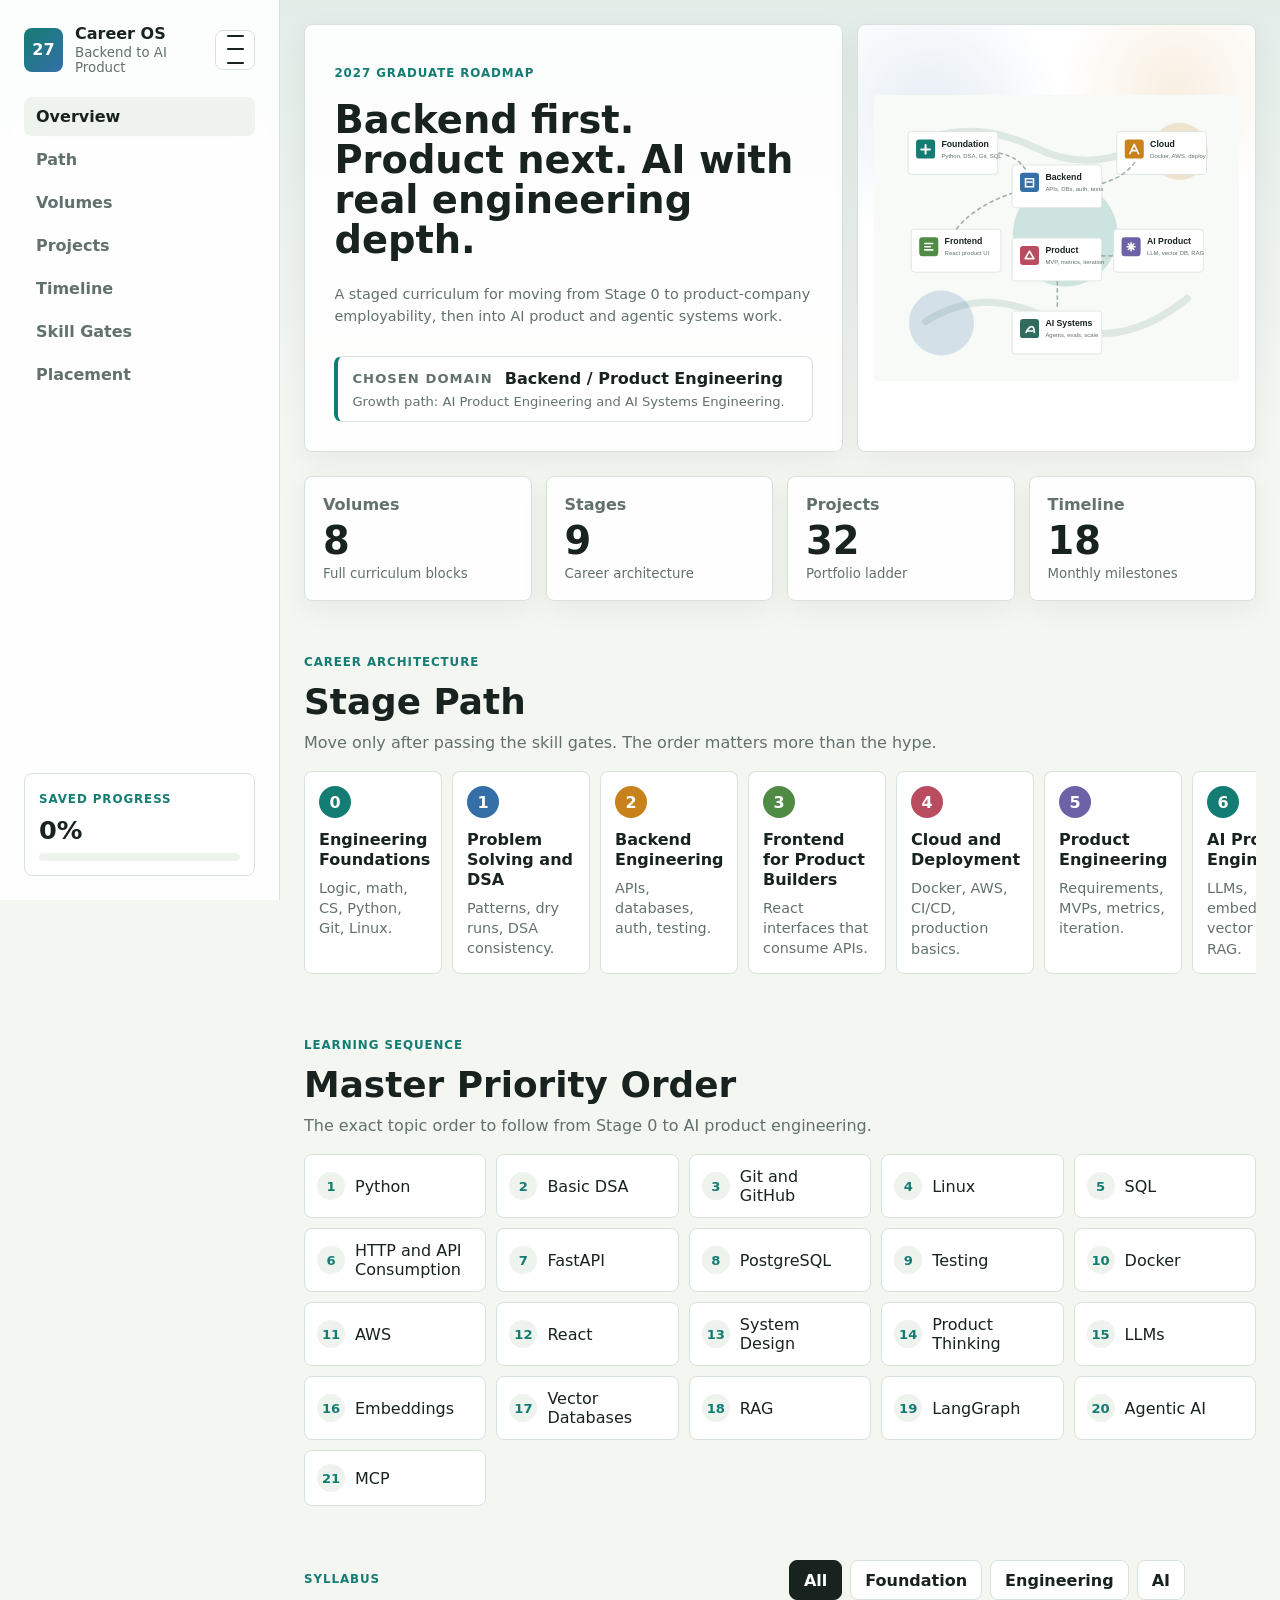
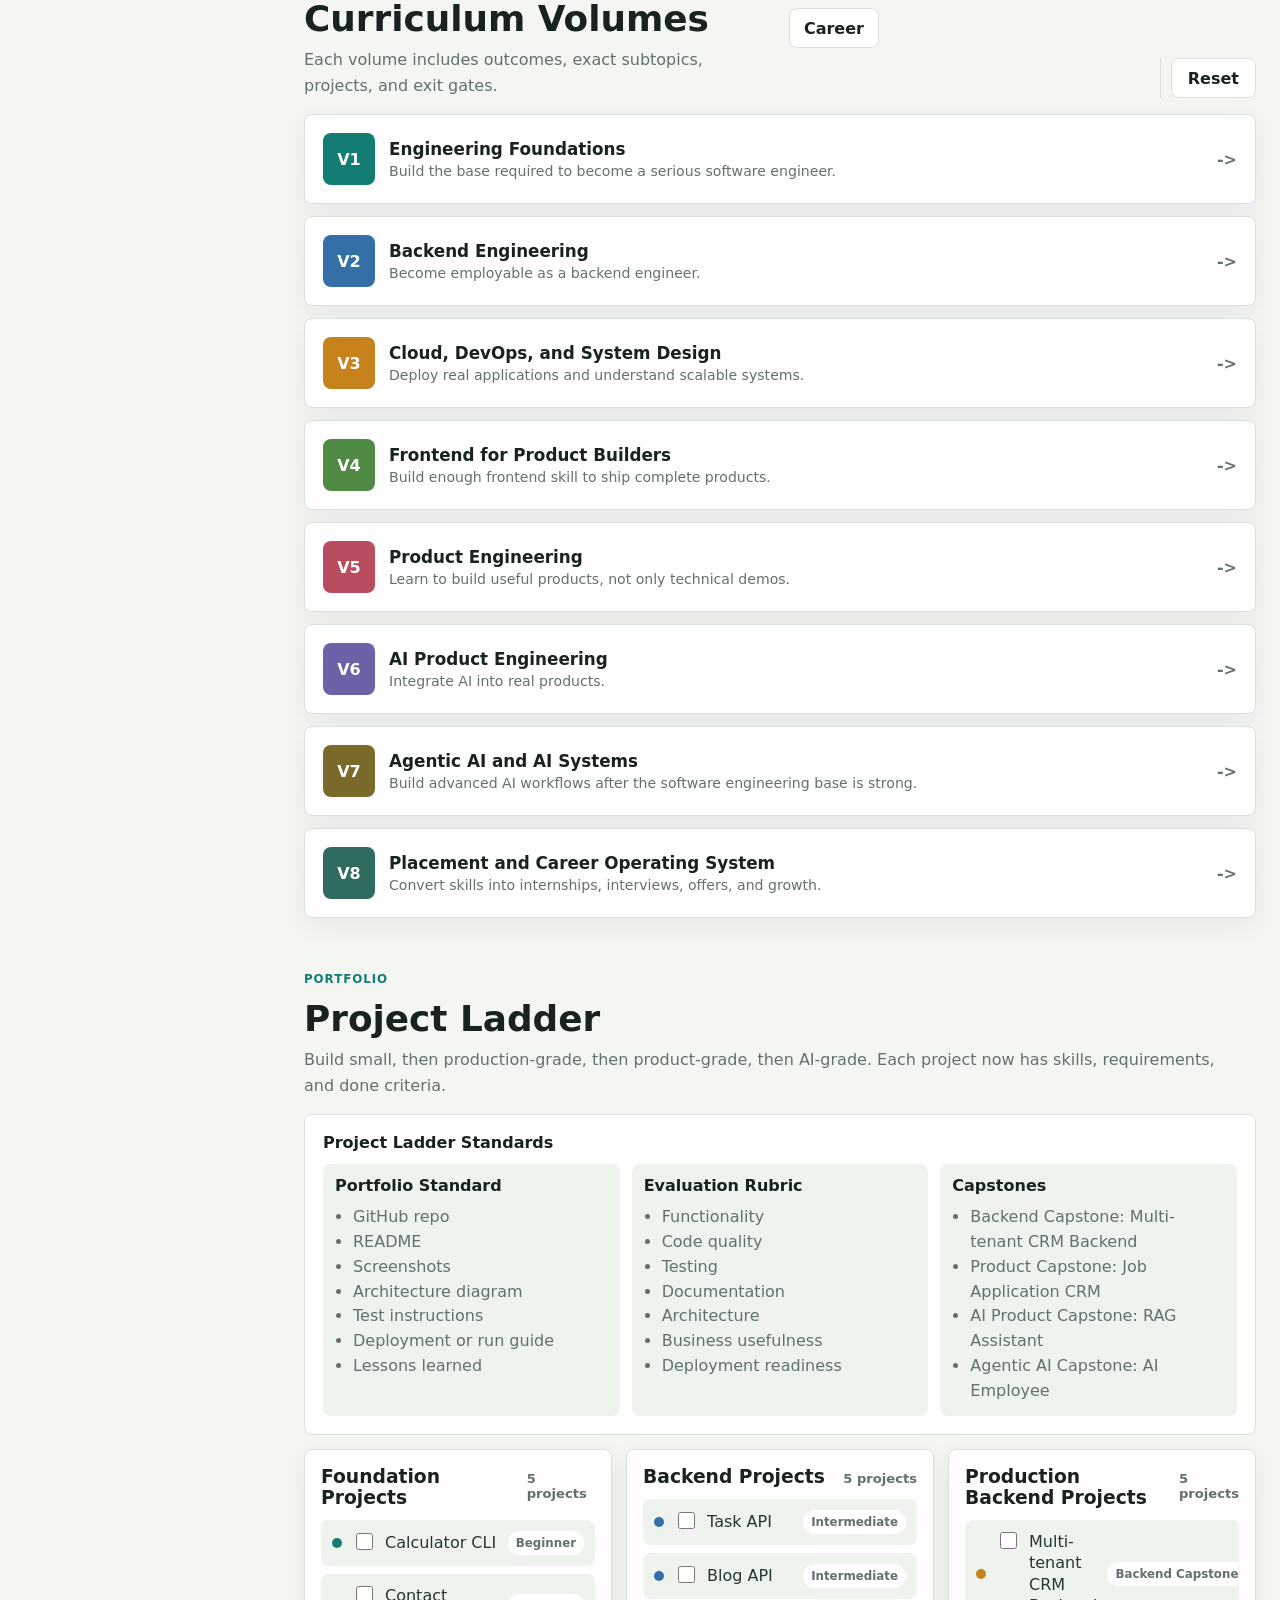
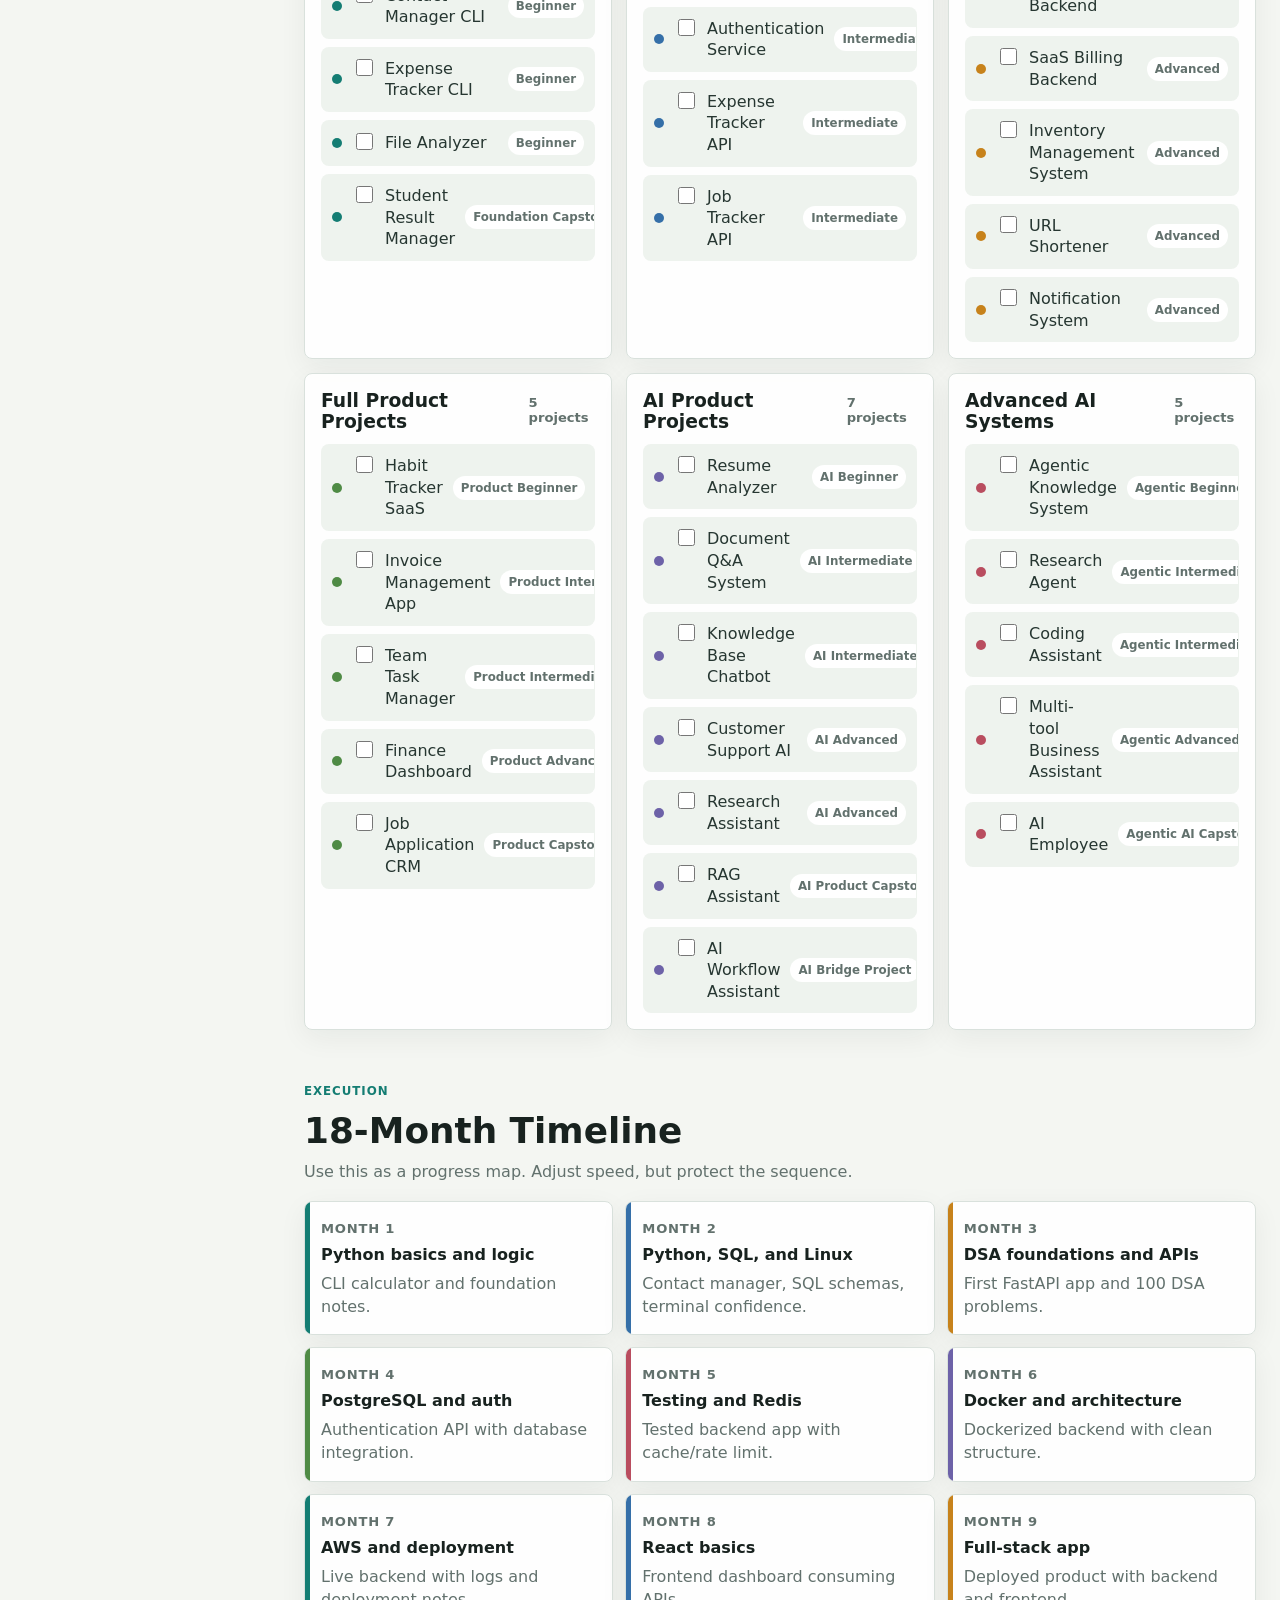
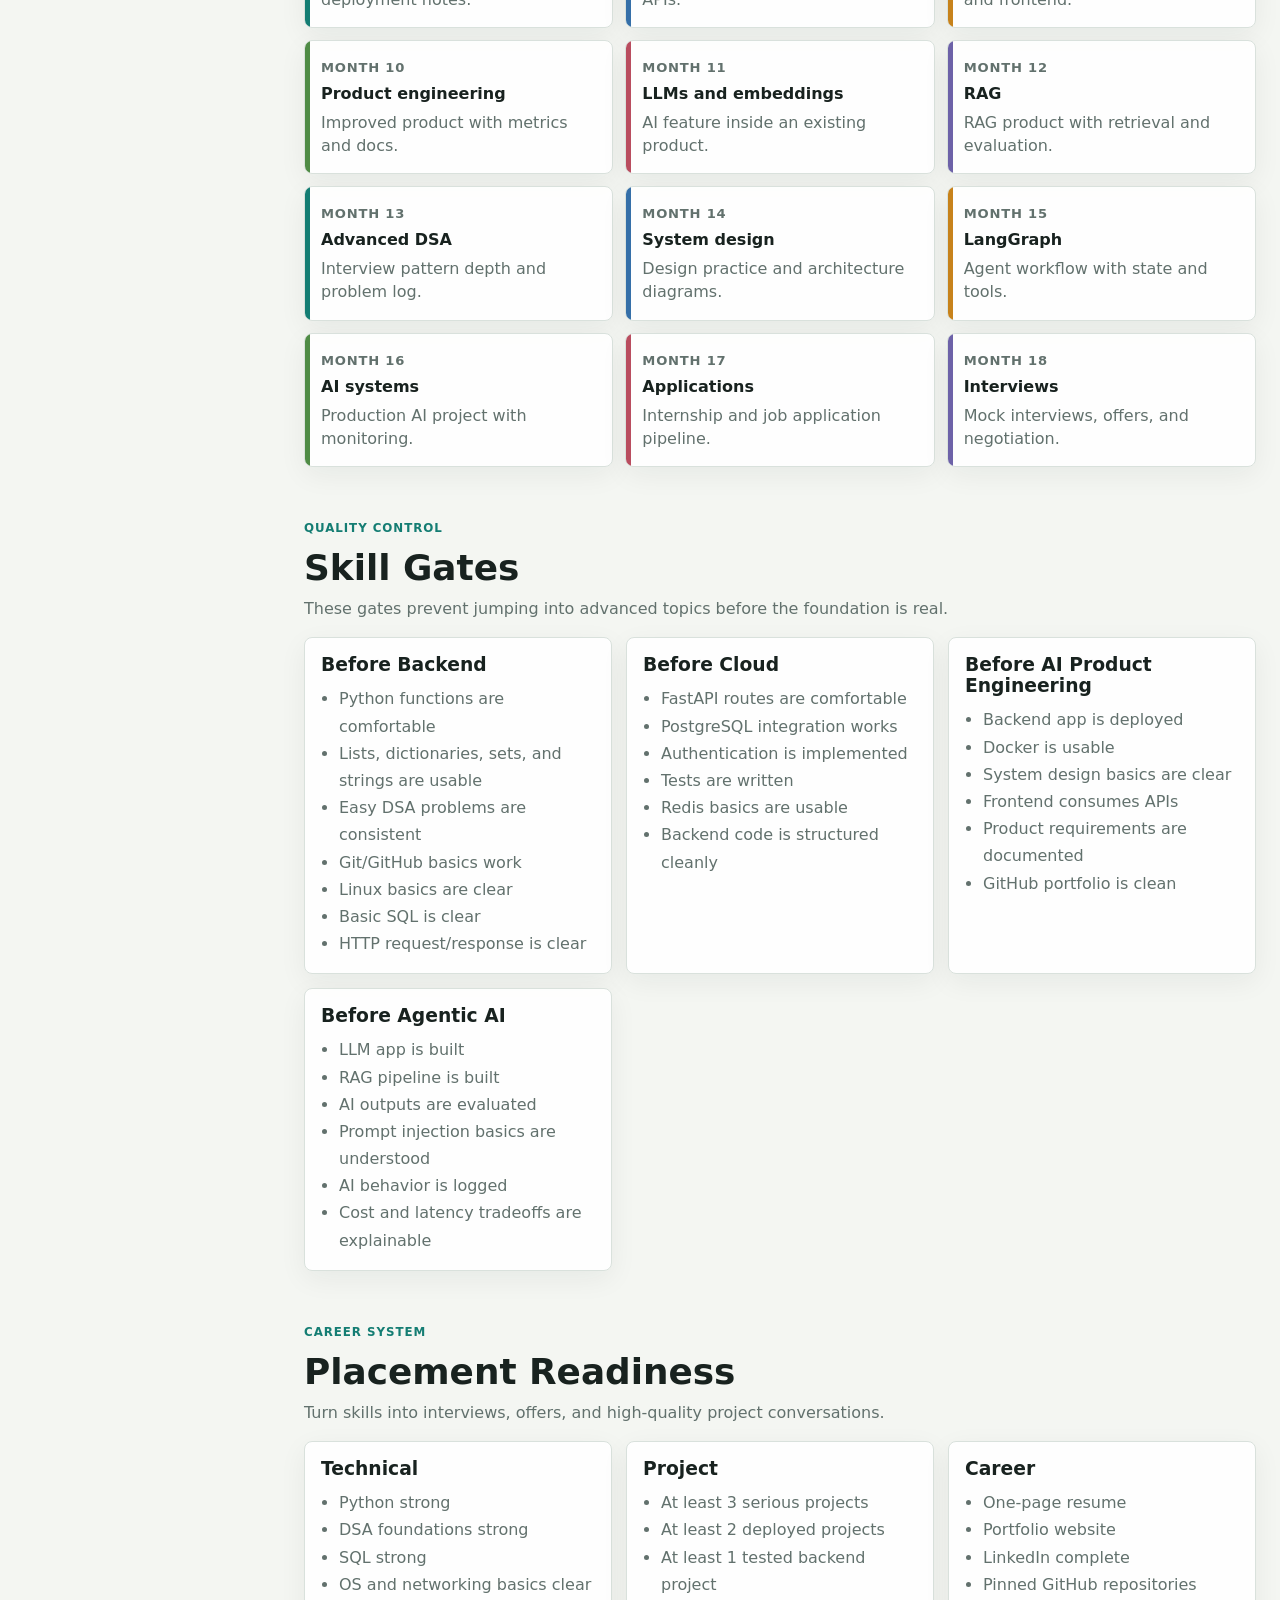
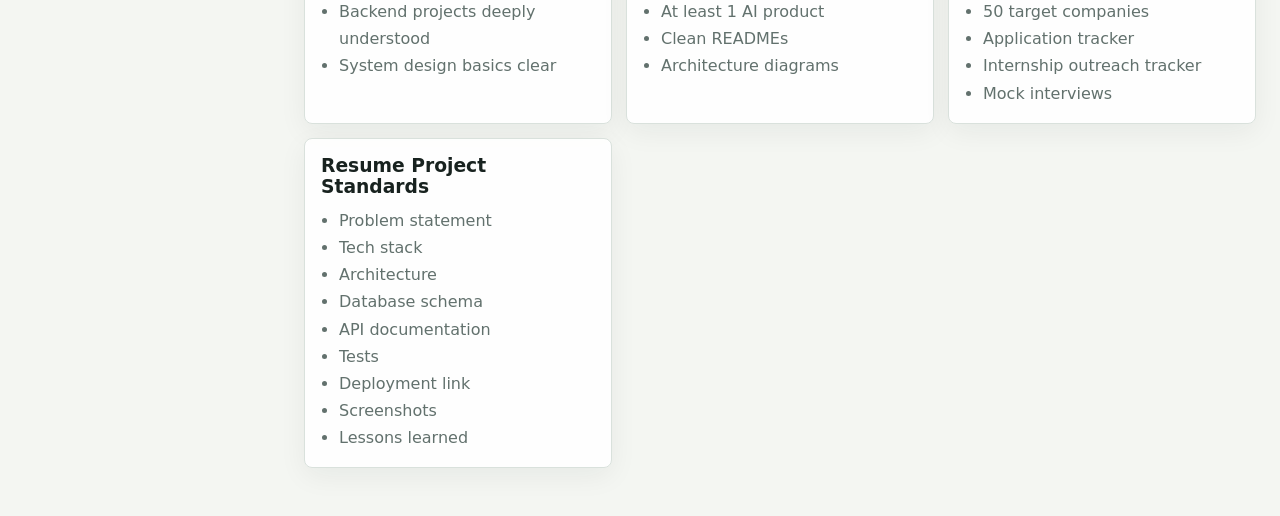
<file: curriculum_site/index.html>
<!doctype html>
<html lang="en">
  <head>
    <meta charset="utf-8" />
    <meta name="viewport" content="width=device-width, initial-scale=1" />
    <title>2027 Backend to AI Product Engineering Curriculum</title>
    <meta
      name="description"
      content="A visual curriculum dashboard for the 2027 Backend to AI Product Engineering roadmap."
    />
    <link rel="stylesheet" href="styles.css" />
  </head>
  <body>
    <div class="app-shell">
      <aside class="sidebar" id="siteSidebar" aria-label="Curriculum navigation">
        <div class="sidebar-header">
          <a class="brand" href="#overview" aria-label="Go to overview">
            <span class="brand-mark" aria-hidden="true">27</span>
            <span class="brand-text">
              <strong>Career OS</strong>
              <small>Backend to AI Product</small>
            </span>
          </a>
          <button
            class="sidebar-toggle"
            id="sidebarToggle"
            type="button"
            aria-controls="siteSidebar"
            aria-expanded="true"
            aria-label="Close sidebar"
            title="Open or close sidebar"
          >
            <span aria-hidden="true"></span>
            <span aria-hidden="true"></span>
            <span aria-hidden="true"></span>
          </button>
        </div>

        <nav class="side-nav" aria-label="Main sections">
          <a href="#overview" class="nav-link is-active">Overview</a>
          <a href="#path" class="nav-link">Path</a>
          <a href="#volumes" class="nav-link">Volumes</a>
          <a href="#projects" class="nav-link">Projects</a>
          <a href="#timeline" class="nav-link">Timeline</a>
          <a href="#gates" class="nav-link">Skill Gates</a>
          <a href="#placement" class="nav-link">Placement</a>
        </nav>

        <div class="sidebar-panel">
          <span class="panel-label">Saved Progress</span>
          <strong id="savedProgress">0%</strong>
          <div class="mini-progress" aria-hidden="true">
            <span id="savedProgressBar"></span>
          </div>
        </div>

      </aside>

      <main class="page">
        <section id="overview" class="overview-section section-band">
          <div class="overview-copy">
            <p class="eyebrow">2027 graduate roadmap</p>
            <h1>Backend first. Product next. AI with real engineering depth.</h1>
            <p class="lead">
              A staged curriculum for moving from Stage 0 to product-company employability, then
              into AI product and agentic systems work.
            </p>

            <div class="domain-card">
              <span class="domain-label">Chosen Domain</span>
              <strong>Backend / Product Engineering</strong>
              <span>Growth path: AI Product Engineering and AI Systems Engineering.</span>
            </div>
          </div>

          <div class="visual-panel" aria-label="Roadmap visual summary">
            <img src="assets/roadmap-map.svg" alt="Roadmap from foundations to AI systems" />
          </div>
        </section>

        <section class="metrics-grid" aria-label="Curriculum metrics">
          <article class="metric-card">
            <span>Volumes</span>
            <strong id="volumeCount">8</strong>
            <small>Full curriculum blocks</small>
          </article>
          <article class="metric-card">
            <span>Stages</span>
            <strong>9</strong>
            <small>Career architecture</small>
          </article>
          <article class="metric-card">
            <span>Projects</span>
            <strong id="projectCount">0</strong>
            <small>Portfolio ladder</small>
          </article>
          <article class="metric-card">
            <span>Timeline</span>
            <strong>18</strong>
            <small>Monthly milestones</small>
          </article>
        </section>

        <section id="path" class="section-band">
          <div class="section-heading">
            <p class="eyebrow">Career architecture</p>
            <h2>Stage Path</h2>
            <p>Move only after passing the skill gates. The order matters more than the hype.</p>
          </div>
          <div id="stageTrack" class="stage-track"></div>
        </section>

        <section class="section-band priority-section">
          <div class="section-heading">
            <p class="eyebrow">Learning sequence</p>
            <h2>Master Priority Order</h2>
            <p>The exact topic order to follow from Stage 0 to AI product engineering.</p>
          </div>
          <div id="priorityGrid" class="priority-grid"></div>
        </section>

        <section id="volumes" class="section-band">
          <div class="section-heading with-toolbar">
            <div>
              <p class="eyebrow">Syllabus</p>
              <h2>Curriculum Volumes</h2>
              <p>Each volume includes outcomes, exact subtopics, projects, and exit gates.</p>
            </div>
            <div class="volume-toolbar">
              <div class="filter-tabs" role="tablist" aria-label="Volume filter">
                <button class="filter-tab is-selected" type="button" data-filter="all">All</button>
                <button class="filter-tab" type="button" data-filter="foundation">Foundation</button>
                <button class="filter-tab" type="button" data-filter="engineering">Engineering</button>
                <button class="filter-tab" type="button" data-filter="ai">AI</button>
                <button class="filter-tab" type="button" data-filter="career">Career</button>
              </div>
              <div class="topbar-actions volume-actions" role="group" aria-label="Volume actions">
                <button class="text-button" id="resetProgress" type="button">Reset</button>
              </div>
            </div>
          </div>
          <div id="volumeList" class="volume-list"></div>
        </section>

        <section id="projects" class="section-band">
          <div class="section-heading">
            <p class="eyebrow">Portfolio</p>
            <h2>Project Ladder</h2>
            <p>Build small, then production-grade, then product-grade, then AI-grade. Each project now has skills, requirements, and done criteria.</p>
          </div>
          <div id="projectLadder" class="project-ladder"></div>
        </section>

        <section id="timeline" class="section-band">
          <div class="section-heading">
            <p class="eyebrow">Execution</p>
            <h2>18-Month Timeline</h2>
            <p>Use this as a progress map. Adjust speed, but protect the sequence.</p>
          </div>
          <div id="timelineList" class="timeline-list"></div>
        </section>

        <section id="gates" class="section-band">
          <div class="section-heading">
            <p class="eyebrow">Quality control</p>
            <h2>Skill Gates</h2>
            <p>These gates prevent jumping into advanced topics before the foundation is real.</p>
          </div>
          <div id="gateGrid" class="gate-grid"></div>
        </section>

        <section id="placement" class="section-band placement-section">
          <div class="section-heading">
            <p class="eyebrow">Career system</p>
            <h2>Placement Readiness</h2>
            <p>Turn skills into interviews, offers, and high-quality project conversations.</p>
          </div>
          <div id="placementGrid" class="placement-grid"></div>
        </section>
      </main>
    </div>

    <template id="checkItemTemplate">
      <label class="check-item">
        <input type="checkbox" />
        <span></span>
      </label>
    </template>

    <script src="app.js"></script>
  </body>
</html>
</file>
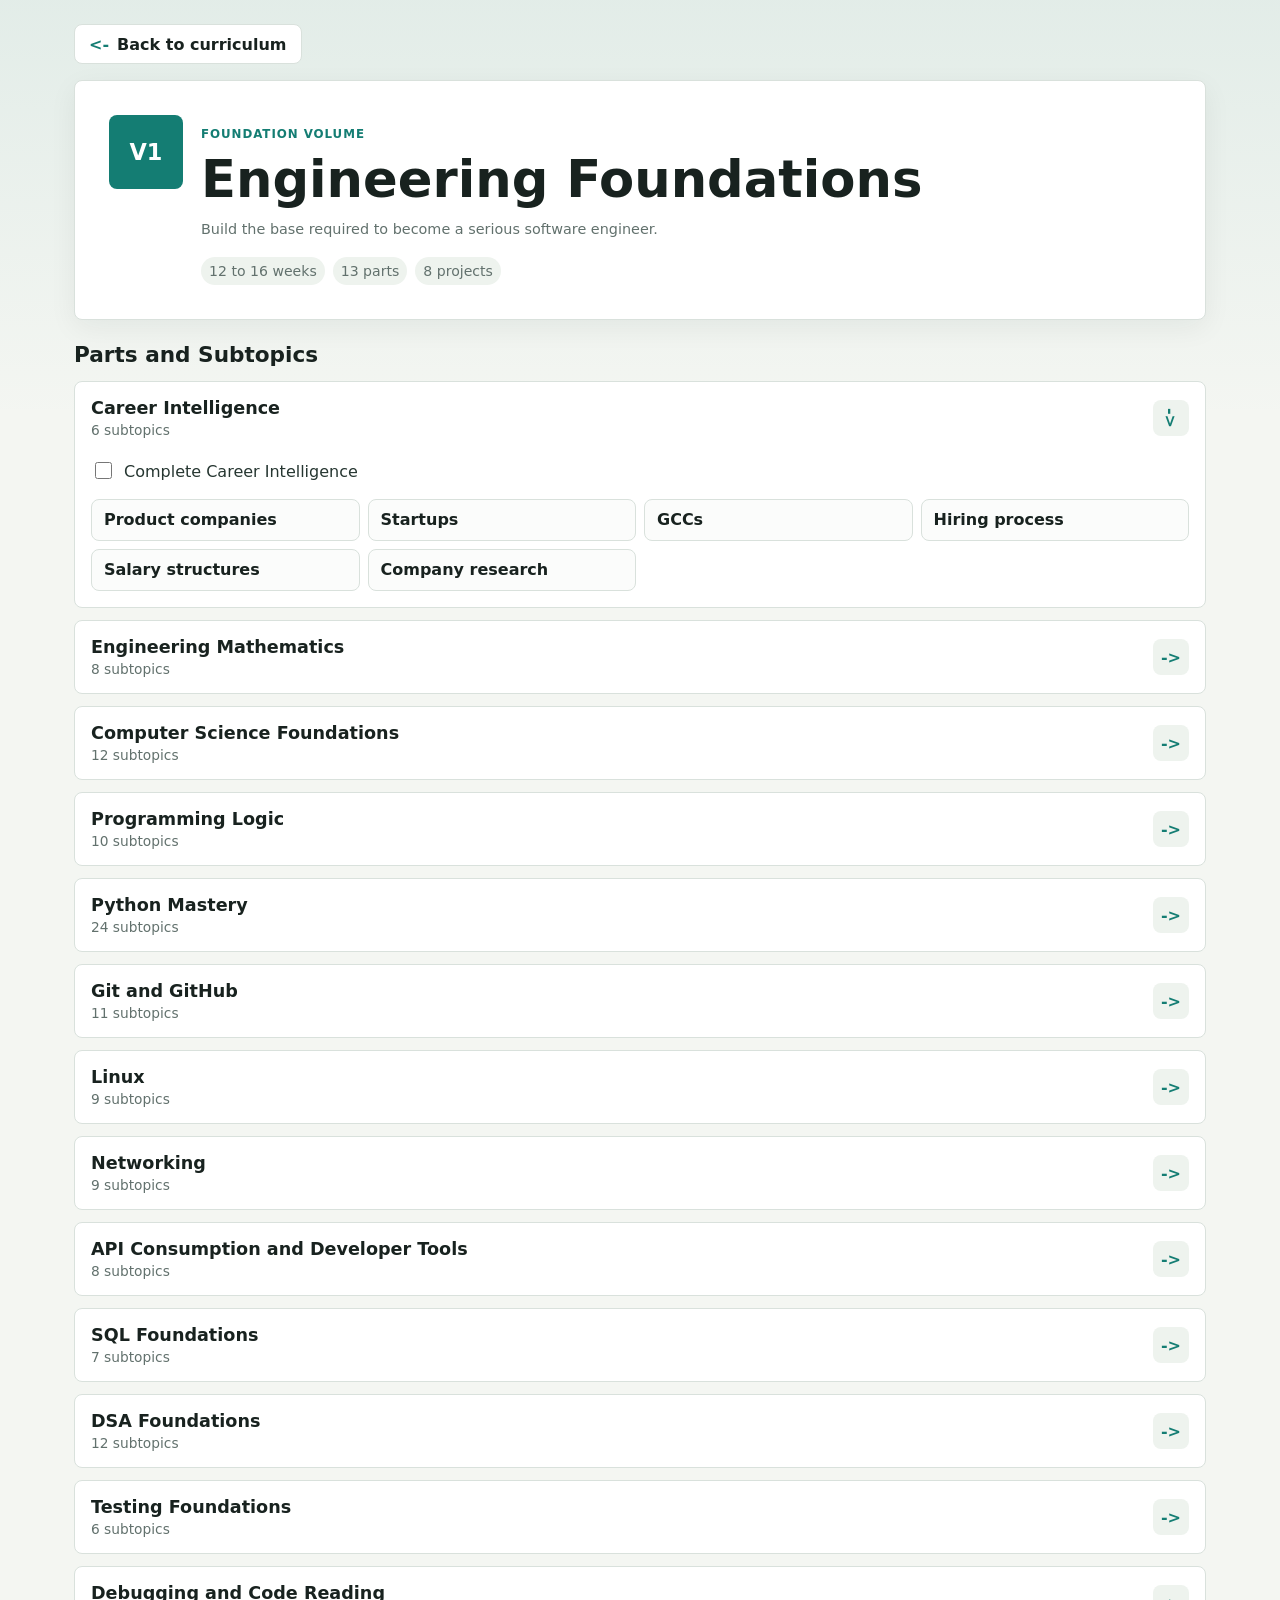
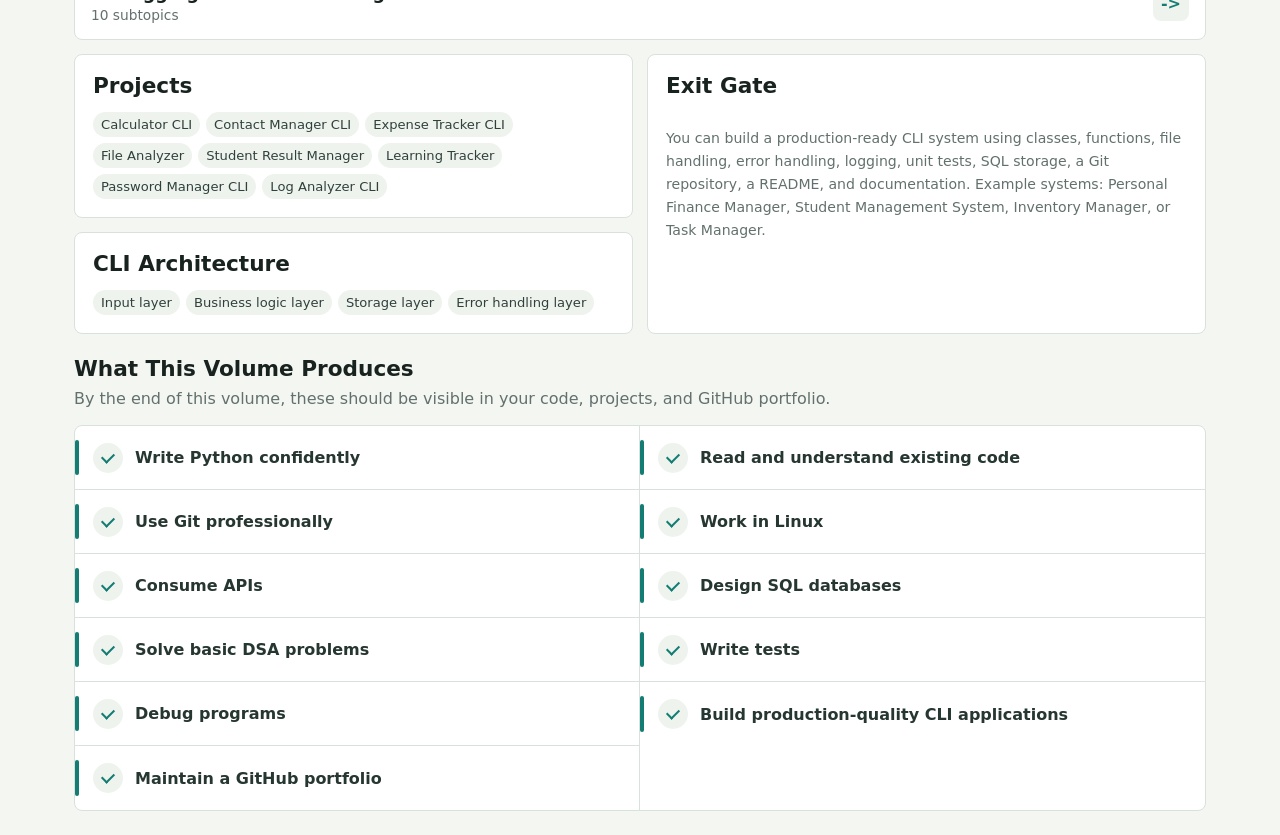
<file: curriculum_site/volume.html>
<!doctype html>
<html lang="en">
  <head>
    <meta charset="utf-8" />
    <meta name="viewport" content="width=device-width, initial-scale=1" />
    <title>Curriculum Volume</title>
    <meta name="description" content="Detailed curriculum volume view." />
    <link rel="stylesheet" href="styles.css" />
  </head>
  <body>
    <main class="volume-detail-page">
      <div class="detail-topbar">
        <a class="back-link" href="index.html#volumes">Back to curriculum</a>
      </div>

      <section id="volumeDetail" class="volume-detail"></section>
    </main>

    <template id="checkItemTemplate">
      <label class="check-item">
        <input type="checkbox" />
        <span></span>
      </label>
    </template>

    <script src="app.js"></script>
  </body>
</html>
</file>
<file: curriculum_site/styles.css>
:root {
  --bg: #f4f6f2;
  --surface: #ffffff;
  --surface-2: #eef3ee;
  --ink: #18221f;
  --muted: #62716d;
  --line: #d9e1dc;
  --teal: #147d73;
  --blue: #356fa8;
  --amber: #c7821b;
  --rose: #b94d5f;
  --green: #4f8b45;
  --shadow: 0 18px 50px rgba(18, 34, 31, 0.12);
  --radius: 8px;
  --sidebar: 280px;
  --sidebar-collapsed: 76px;
  font-family:
    Inter, ui-sans-serif, system-ui, -apple-system, BlinkMacSystemFont, "Segoe UI", sans-serif;
}

* {
  box-sizing: border-box;
}

html {
  scroll-behavior: smooth;
  max-width: 100%;
  overflow-x: hidden;
}

body {
  margin: 0;
  background:
    linear-gradient(180deg, rgba(20, 125, 115, 0.08), transparent 420px),
    var(--bg);
  color: var(--ink);
  max-width: 100%;
  overflow-x: hidden;
}

button,
input {
  font: inherit;
}

a {
  color: inherit;
}

.sr-only {
  position: absolute;
  width: 1px;
  height: 1px;
  padding: 0;
  margin: -1px;
  overflow: hidden;
  clip: rect(0, 0, 0, 0);
  white-space: nowrap;
  border: 0;
}

.app-shell {
  min-height: 100vh;
}

.sidebar {
  position: fixed;
  inset: 0 auto 0 0;
  width: var(--sidebar);
  display: flex;
  flex-direction: column;
  gap: 22px;
  padding: 24px;
  background: rgba(255, 255, 255, 0.88);
  border-right: 1px solid var(--line);
  backdrop-filter: blur(18px);
  z-index: 10;
  transition:
    width 180ms ease,
    padding 180ms ease;
}

.sidebar-header {
  display: flex;
  align-items: center;
  justify-content: space-between;
  gap: 10px;
}

.brand {
  display: flex;
  gap: 12px;
  align-items: center;
  text-decoration: none;
}

.brand-mark {
  width: 44px;
  height: 44px;
  display: grid;
  place-items: center;
  border-radius: var(--radius);
  color: #fff;
  background: linear-gradient(135deg, var(--teal), var(--blue));
  font-weight: 800;
  letter-spacing: 0;
}

.brand strong,
.brand small {
  display: block;
}

.brand small {
  margin-top: 2px;
  color: var(--muted);
}

.sidebar-toggle {
  width: 40px;
  height: 40px;
  display: inline-grid;
  place-items: center;
  gap: 4px;
  border: 1px solid var(--line);
  border-radius: var(--radius);
  background: var(--surface);
  color: var(--ink);
  cursor: pointer;
  flex: 0 0 auto;
}

.sidebar-toggle span {
  width: 17px;
  height: 2px;
  display: block;
  border-radius: 999px;
  background: currentColor;
}

.sidebar-toggle:hover {
  border-color: rgba(20, 125, 115, 0.45);
  background: var(--surface-2);
}

.side-nav {
  display: grid;
  gap: 4px;
}

.nav-link {
  padding: 10px 12px;
  border-radius: var(--radius);
  text-decoration: none;
  color: var(--muted);
  font-weight: 650;
}

.nav-link:hover,
.nav-link.is-active {
  background: var(--surface-2);
  color: var(--ink);
}

.sidebar-panel {
  margin-top: auto;
  padding: 14px;
  border: 1px solid var(--line);
  border-radius: var(--radius);
  background: var(--surface);
}

.panel-label,
.eyebrow {
  color: var(--teal);
  text-transform: uppercase;
  font-size: 0.74rem;
  font-weight: 800;
  letter-spacing: 0.08em;
}

.sidebar-panel strong {
  display: block;
  margin: 8px 0;
  font-size: 1.6rem;
}

.mini-progress {
  height: 8px;
  border-radius: 999px;
  background: var(--surface-2);
  overflow: hidden;
}

.mini-progress span {
  display: block;
  width: 0%;
  height: 100%;
  background: linear-gradient(90deg, var(--teal), var(--amber));
  transition: width 180ms ease;
}

.page {
  width: min(1540px, calc(100% - var(--sidebar)));
  margin-left: var(--sidebar);
  padding: 24px;
  transition:
    width 180ms ease,
    margin-left 180ms ease;
}

.app-shell.sidebar-collapsed .sidebar {
  width: var(--sidebar-collapsed);
  padding: 16px 12px;
}

.app-shell.sidebar-collapsed .sidebar-header {
  flex-direction: column;
  align-items: center;
}

.app-shell.sidebar-collapsed .sidebar-toggle {
  order: -1;
}

.app-shell.sidebar-collapsed .brand {
  justify-content: center;
}

.app-shell.sidebar-collapsed .brand-text,
.app-shell.sidebar-collapsed .side-nav,
.app-shell.sidebar-collapsed .sidebar-panel {
  display: none;
}

.app-shell.sidebar-collapsed .page {
  width: min(1540px, calc(100% - var(--sidebar-collapsed)));
  margin-left: var(--sidebar-collapsed);
}

.topbar {
  position: sticky;
  top: 0;
  z-index: 8;
  display: flex;
  justify-content: flex-start;
  gap: 16px;
  padding: 4px 0 14px;
  background: linear-gradient(180deg, var(--bg) 70%, rgba(244, 246, 242, 0));
}

.search-wrap {
  position: relative;
  flex: 1;
  max-width: 620px;
}

.search-icon {
  position: absolute;
  left: 14px;
  top: 50%;
  transform: translateY(-50%);
  color: var(--muted);
  font-weight: 800;
}

.search-wrap input {
  width: 100%;
  height: 40px;
  padding: 0 16px 0 36px;
  border: 1px solid var(--line);
  border-radius: var(--radius);
  background: rgba(255, 255, 255, 0.92);
  color: var(--ink);
  outline: none;
}

.search-wrap input:focus {
  border-color: var(--teal);
  box-shadow: 0 0 0 4px rgba(20, 125, 115, 0.12);
}

.topbar-actions {
  display: flex;
  gap: 8px;
}

.icon-button,
.text-button,
.filter-tab {
  height: 40px;
  border: 1px solid var(--line);
  border-radius: var(--radius);
  background: var(--surface);
  color: var(--ink);
  cursor: pointer;
  font-weight: 750;
}

.icon-button {
  width: 40px;
  display: grid;
  place-items: center;
  font-size: 1.35rem;
}

.text-button {
  padding: 0 16px;
}

.icon-button:hover,
.text-button:hover,
.filter-tab:hover {
  border-color: rgba(20, 125, 115, 0.45);
  background: var(--surface-2);
}

.section-band {
  margin-bottom: 24px;
}

.overview-section {
  min-height: 0;
  display: grid;
  grid-template-columns: minmax(0, 1.15fr) minmax(300px, 0.85fr);
  gap: 14px;
  align-items: stretch;
}

.overview-copy,
.visual-panel,
.metric-card,
.volume-card,
.project-level,
.timeline-item,
.gate-card,
.placement-card {
  border: 1px solid var(--line);
  border-radius: var(--radius);
  background: rgba(255, 255, 255, 0.9);
  box-shadow: 0 8px 28px rgba(18, 34, 31, 0.06);
  min-width: 0;
}

.overview-copy {
  display: flex;
  flex-direction: column;
  justify-content: center;
  padding: clamp(18px, 2.3vw, 30px);
}

.overview-copy h1 {
  max-width: 680px;
  margin: 8px 0 10px;
  font-size: clamp(2rem, 3vw, 3.15rem);
  line-height: 1.04;
  letter-spacing: 0;
  overflow-wrap: break-word;
}

.lead {
  max-width: 660px;
  color: var(--muted);
  font-size: clamp(0.9rem, 1vw, 1rem);
  line-height: 1.5;
  overflow-wrap: break-word;
  hyphens: auto;
}

.domain-card {
  width: min(100%, 640px);
  display: flex;
  flex-wrap: wrap;
  gap: 6px 12px;
  align-items: center;
  margin-top: 14px;
  padding: 12px 14px;
  border: 1px solid var(--line);
  border-left: 4px solid var(--teal);
  border-radius: var(--radius);
  background: var(--surface);
}

.domain-label {
  color: var(--muted);
  font-size: 0.82rem;
  font-weight: 800;
  text-transform: uppercase;
  letter-spacing: 0.08em;
}

.domain-card strong {
  font-size: 1rem;
}

.domain-card span:last-child {
  color: var(--muted);
  font-size: 0.82rem;
}

.visual-panel {
  min-height: 260px;
  display: grid;
  place-items: center;
  padding: 16px;
  overflow: hidden;
  background:
    radial-gradient(circle at 18% 20%, rgba(53, 111, 168, 0.12), transparent 28%),
    radial-gradient(circle at 80% 15%, rgba(199, 130, 27, 0.13), transparent 24%),
    var(--surface);
}

.visual-panel img {
  width: min(100%, 440px);
  height: auto;
}

.metrics-grid {
  display: grid;
  grid-template-columns: repeat(4, minmax(0, 1fr));
  gap: 14px;
}

.metric-card {
  padding: 18px;
}

.metric-card span {
  color: var(--muted);
  font-weight: 750;
}

.metric-card strong {
  display: block;
  margin: 8px 0 2px;
  font-size: 2.4rem;
  line-height: 1;
}

.metric-card small {
  color: var(--muted);
}

.section-heading {
  max-width: 920px;
  margin: 54px 0 16px;
}

.section-heading h2 {
  margin: 6px 0 8px;
  font-size: clamp(1.8rem, 2.8vw, 3rem);
  letter-spacing: 0;
}

.section-heading p:last-child {
  margin: 0;
  color: var(--muted);
  line-height: 1.6;
}

.with-toolbar {
  max-width: none;
  display: flex;
  justify-content: space-between;
  gap: 20px;
  align-items: end;
}

.filter-tabs {
  display: flex;
  flex-wrap: wrap;
  gap: 8px;
}

.filter-tab {
  padding: 0 14px;
}

.volume-toolbar {
  display: flex;
  flex-wrap: wrap;
  justify-content: flex-end;
  gap: 10px;
}

.volume-actions {
  padding-left: 10px;
  border-left: 1px solid var(--line);
}

.filter-tab.is-selected {
  background: var(--ink);
  color: #fff;
  border-color: var(--ink);
}

.stage-track {
  display: grid;
  grid-template-columns: repeat(9, minmax(138px, 1fr));
  gap: 10px;
  overflow-x: auto;
  padding-bottom: 10px;
}

.stage-card {
  min-height: 132px;
  padding: 14px;
  border: 1px solid var(--line);
  border-radius: var(--radius);
  background: var(--surface);
}

.stage-number {
  display: inline-grid;
  place-items: center;
  width: 32px;
  height: 32px;
  border-radius: 999px;
  color: #fff;
  background: var(--teal);
  font-weight: 800;
}

.stage-card strong {
  display: block;
  margin-top: 12px;
  line-height: 1.25;
}

.stage-card span:last-child {
  display: block;
  margin-top: 8px;
  color: var(--muted);
  font-size: 0.9rem;
  line-height: 1.4;
}

.priority-grid {
  display: grid;
  grid-template-columns: repeat(auto-fit, minmax(170px, 1fr));
  gap: 10px;
}

.priority-chip {
  min-height: 56px;
  display: flex;
  gap: 10px;
  align-items: center;
  padding: 12px;
  border: 1px solid var(--line);
  border-radius: var(--radius);
  background: var(--surface);
}

.priority-chip span {
  display: grid;
  place-items: center;
  width: 28px;
  height: 28px;
  border-radius: 999px;
  background: var(--surface-2);
  color: var(--teal);
  font-weight: 850;
  font-size: 0.82rem;
  flex: 0 0 auto;
}

.volume-list {
  display: grid;
  grid-template-columns: 1fr;
  gap: 12px;
}

.volume-card {
  overflow: hidden;
}

.volume-card:hover {
  border-color: rgba(20, 125, 115, 0.32);
  box-shadow: 0 12px 36px rgba(18, 34, 31, 0.1);
}

.volume-card.is-hidden {
  display: none;
}

.volume-summary {
  width: 100%;
  display: grid;
  grid-template-columns: 52px 1fr auto;
  gap: 14px;
  align-items: center;
  padding: 18px;
  border: 0;
  background: transparent;
  color: inherit;
  cursor: pointer;
  text-align: left;
}

.volume-link {
  text-decoration: none;
}

.volume-link:hover .chevron {
  color: var(--volume-color, var(--teal));
  transform: translateX(4px);
}

.volume-index {
  width: 52px;
  height: 52px;
  display: grid;
  place-items: center;
  border-radius: var(--radius);
  color: #fff;
  background: var(--volume-color, var(--teal));
  font-weight: 900;
}

.volume-title {
  display: grid;
  gap: 4px;
}

.volume-title strong {
  font-size: 1.05rem;
}

.volume-title span,
.volume-meta,
.part-meta {
  color: var(--muted);
  font-size: 0.88rem;
}

.chevron {
  color: var(--muted);
  font-weight: 900;
  transition:
    color 160ms ease,
    transform 160ms ease;
}

.volume-body {
  padding: 0 18px 18px;
}

.volume-meta {
  display: flex;
  flex-wrap: wrap;
  gap: 8px;
  margin-bottom: 14px;
}

.volume-meta span {
  padding: 6px 8px;
  border-radius: 999px;
  background: var(--surface-2);
}

.part-list {
  display: grid;
  gap: 10px;
}

.part-card {
  padding: 12px;
  border: 1px solid var(--line);
  border-radius: var(--radius);
  background: #fbfcfb;
}

.part-card h3 {
  margin: 0 0 8px;
  font-size: 1rem;
}

.topic-pills {
  display: flex;
  flex-wrap: wrap;
  gap: 6px;
  margin-top: 10px;
}

.topic-pill {
  padding: 5px 8px;
  border-radius: 999px;
  background: var(--surface-2);
  color: #30413c;
  font-size: 0.82rem;
}

.check-item {
  display: flex;
  gap: 9px;
  align-items: flex-start;
  padding: 7px 0;
  color: #263631;
  line-height: 1.35;
}

.check-item input {
  width: 17px;
  height: 17px;
  margin-top: 1px;
  accent-color: var(--teal);
  flex: 0 0 auto;
}

.project-ladder {
  display: grid;
  grid-template-columns: repeat(auto-fit, minmax(260px, 1fr));
  gap: 14px;
}

.project-standards {
  grid-column: 1 / -1;
  padding: 18px;
  background: var(--surface);
}

.project-standards h3,
.project-standard-panel h4,
.project-detail-body h4 {
  margin: 0;
}

.project-standard-grid {
  display: grid;
  grid-template-columns: repeat(3, minmax(0, 1fr));
  gap: 12px;
  margin-top: 12px;
}

.project-standard-panel {
  padding: 12px;
  border-radius: var(--radius);
  background: var(--surface-2);
}

.project-standard-panel ul,
.project-detail-block ul {
  margin: 10px 0 0;
  padding-left: 18px;
  color: var(--muted);
  line-height: 1.55;
}

.project-level {
  padding: 16px;
}

.project-level-header {
  display: flex;
  justify-content: space-between;
  gap: 10px;
  align-items: baseline;
  margin-bottom: 12px;
}

.project-level h3,
.project-level-header span {
  margin: 0;
}

.project-level-header span {
  color: var(--muted);
  font-size: 0.82rem;
  font-weight: 800;
}

.project-list {
  display: grid;
  gap: 8px;
}

.project-item {
  border-radius: var(--radius);
  background: var(--surface-2);
  border: 1px solid transparent;
  overflow: hidden;
}

.project-item[open] {
  border-color: rgba(20, 125, 115, 0.22);
  background: #fbfcfb;
}

.project-summary {
  display: grid;
  grid-template-columns: 10px 1fr auto;
  gap: 10px;
  align-items: center;
  padding: 10px;
  cursor: pointer;
}

.project-summary::-webkit-details-marker {
  display: none;
}

.project-summary .check-item {
  padding: 0;
}

.project-difficulty {
  padding: 5px 8px;
  border-radius: 999px;
  background: #fff;
  color: var(--muted);
  font-size: 0.74rem;
  font-weight: 850;
  white-space: nowrap;
}

.project-detail-body {
  display: grid;
  gap: 12px;
  padding: 0 12px 12px 30px;
}

.project-tags {
  display: flex;
  flex-wrap: wrap;
  gap: 6px;
  margin-top: 8px;
}

.project-tag {
  padding: 5px 8px;
  border-radius: 999px;
  background: #fff;
  color: #30413c;
  font-size: 0.78rem;
  font-weight: 750;
}

.project-dot {
  width: 10px;
  height: 10px;
  border-radius: 999px;
  background: var(--level-color, var(--teal));
  flex: 0 0 auto;
}

.timeline-list {
  display: grid;
  grid-template-columns: repeat(auto-fit, minmax(230px, 1fr));
  gap: 12px;
}

.timeline-item {
  position: relative;
  padding: 16px;
  overflow: hidden;
}

.timeline-item::before {
  content: "";
  position: absolute;
  inset: 0 auto 0 0;
  width: 5px;
  background: var(--timeline-color, var(--teal));
}

.timeline-item span {
  color: var(--muted);
  font-weight: 800;
  font-size: 0.82rem;
  text-transform: uppercase;
  letter-spacing: 0.06em;
}

.timeline-item strong {
  display: block;
  margin: 8px 0;
}

.timeline-item p {
  margin: 0;
  color: var(--muted);
  line-height: 1.45;
}

.gate-grid,
.placement-grid {
  display: grid;
  grid-template-columns: repeat(auto-fit, minmax(280px, 1fr));
  gap: 14px;
}

.gate-card,
.placement-card {
  padding: 16px;
}

.gate-card h3,
.placement-card h3 {
  margin: 0 0 10px;
}

.gate-card ul,
.placement-card ul {
  margin: 0;
  padding-left: 18px;
  color: var(--muted);
  line-height: 1.7;
}

.volume-detail-page {
  width: min(1180px, 100%);
  margin: 0 auto;
  padding: 24px;
}

.detail-topbar {
  display: flex;
  justify-content: space-between;
  align-items: center;
  margin-bottom: 16px;
}

.back-link {
  display: inline-flex;
  align-items: center;
  min-height: 40px;
  padding: 0 14px;
  border: 1px solid var(--line);
  border-radius: var(--radius);
  background: var(--surface);
  color: var(--ink);
  text-decoration: none;
  font-weight: 800;
}

.back-link::before {
  content: "<-";
  margin-right: 8px;
  color: var(--teal);
}

.back-link:hover {
  border-color: rgba(20, 125, 115, 0.45);
  background: var(--surface-2);
}

.volume-detail-hero {
  display: grid;
  grid-template-columns: 74px 1fr;
  gap: 18px;
  align-items: start;
  padding: clamp(20px, 3vw, 34px);
  border: 1px solid var(--line);
  border-radius: var(--radius);
  background: var(--surface);
  box-shadow: 0 8px 28px rgba(18, 34, 31, 0.06);
}

.volume-detail-badge {
  width: 74px;
  height: 74px;
  display: grid;
  place-items: center;
  border-radius: var(--radius);
  background: var(--volume-color, var(--teal));
  color: #fff;
  font-size: 1.4rem;
  font-weight: 900;
}

.volume-detail-hero h1 {
  margin: 6px 0 10px;
  font-size: clamp(2rem, 4vw, 4rem);
  line-height: 1.02;
}

.detail-meta {
  margin-top: 16px;
  margin-bottom: 0;
}

.detail-section {
  margin-top: 22px;
}

.detail-section h2,
.detail-panel h2 {
  margin: 0 0 14px;
  font-size: 1.35rem;
}

.detail-part-list {
  display: grid;
  gap: 12px;
}

.detail-part-card {
  padding: 16px;
  background: var(--surface);
}

.detail-part-card h3 {
  font-size: 1.1rem;
}

.part-dropdown {
  padding: 0;
}

.part-summary {
  display: grid;
  grid-template-columns: 1fr auto;
  gap: 14px;
  align-items: center;
  padding: 16px;
  cursor: pointer;
  list-style: none;
}

.part-summary::-webkit-details-marker {
  display: none;
}

.part-summary-text {
  display: grid;
  gap: 4px;
}

.part-summary-text h3 {
  margin: 0;
}

.part-summary-text span {
  color: var(--muted);
  font-size: 0.86rem;
}

.part-arrow {
  display: grid;
  place-items: center;
  width: 36px;
  height: 36px;
  border-radius: var(--radius);
  background: var(--surface-2);
  color: var(--teal);
  font-weight: 900;
  transition: transform 160ms ease;
}

.part-dropdown[open] .part-arrow {
  transform: rotate(90deg);
}

.part-check-row {
  padding: 0 16px 10px;
}

.subtopic-list {
  display: grid;
  grid-template-columns: repeat(auto-fit, minmax(220px, 1fr));
  gap: 8px;
  padding: 0 16px 16px;
}

.subtopic-item {
  display: block;
  min-height: 42px;
  padding: 10px 12px;
  border: 1px solid var(--line);
  border-radius: var(--radius);
  background: #fbfcfb;
  color: var(--ink);
  font-weight: 700;
}

.detail-lower-grid {
  display: grid;
  grid-template-columns: minmax(0, 1fr) minmax(0, 1fr);
  gap: 14px;
  margin-top: 14px;
  align-items: stretch;
}

.detail-panel {
  padding: 18px;
  background: var(--surface);
}

.detail-lower-grid.has-architecture {
  grid-template-areas:
    "projects gate"
    "architecture gate";
}

.detail-lower-grid.has-architecture .projects-panel {
  grid-area: projects;
}

.detail-lower-grid.has-architecture .gate-panel {
  grid-area: gate;
}

.detail-lower-grid.has-architecture .architecture-panel {
  grid-area: architecture;
}

.gate-panel {
  display: flex;
  flex-direction: column;
}

.gate-panel .part-meta {
  max-width: 70ch;
  line-height: 1.65;
}

.output-header {
  display: grid;
  gap: 6px;
  margin-bottom: 14px;
}

.output-header h2 {
  margin: 0;
}

.output-header p {
  max-width: 760px;
  margin: 0;
  color: var(--muted);
  line-height: 1.5;
}

.output-grid {
  display: grid;
  grid-template-columns: repeat(2, minmax(0, 1fr));
  gap: 0;
  overflow: hidden;
  border: 1px solid var(--line);
  border-radius: var(--radius);
  background: var(--surface);
}

.output-item {
  position: relative;
  display: flex;
  gap: 12px;
  align-items: center;
  min-height: 64px;
  padding: 14px 18px;
  border-right: 1px solid var(--line);
  border-bottom: 1px solid var(--line);
  color: #263631;
  font-weight: 750;
  line-height: 1.35;
}

.output-item:nth-child(2n) {
  border-right: 0;
}

.output-item:nth-last-child(-n + 2) {
  border-bottom: 0;
}

.output-item:last-child:nth-child(odd) {
  border-bottom: 0;
}

.output-item::before {
  content: "";
  position: absolute;
  inset: 14px auto 14px 0;
  width: 4px;
  border-radius: 999px;
  background: var(--teal);
}

.output-marker,
.check-mark {
  position: relative;
  display: grid;
  place-items: center;
  width: 30px;
  height: 30px;
  border-radius: 999px;
  background: var(--surface-2);
  color: var(--teal);
  flex: 0 0 auto;
}

.output-marker::before,
.check-mark::before {
  content: "";
  width: 10px;
  height: 6px;
  border-left: 2px solid currentColor;
  border-bottom: 2px solid currentColor;
  transform: rotate(-45deg) translate(1px, -1px);
}

.no-results {
  display: none;
  padding: 18px;
  border: 1px dashed var(--line);
  border-radius: var(--radius);
  color: var(--muted);
  background: var(--surface);
}

.highlight {
  background: rgba(199, 130, 27, 0.2);
}

@media (max-width: 1100px) {
  .sidebar {
    position: static;
    width: auto;
    min-height: auto;
    padding: 16px;
    border-right: 0;
    border-bottom: 1px solid var(--line);
  }

  .side-nav {
    grid-template-columns: repeat(4, minmax(0, 1fr));
  }

  .app-shell.sidebar-collapsed .sidebar {
    width: auto;
    padding: 16px;
  }

  .app-shell.sidebar-collapsed .sidebar-header {
    flex-direction: row;
    justify-content: space-between;
  }

  .app-shell.sidebar-collapsed .sidebar-toggle {
    order: 0;
  }

  .app-shell.sidebar-collapsed .side-nav {
    display: none;
  }

  .sidebar-panel {
    display: none;
  }

  .page {
    width: auto;
    margin-left: 0;
  }

  .app-shell.sidebar-collapsed .page {
    width: auto;
    margin-left: 0;
  }

  .overview-section {
    grid-template-columns: 1fr;
  }

  .visual-panel {
    min-height: 240px;
  }

  .metrics-grid {
    grid-template-columns: repeat(2, minmax(0, 1fr));
  }

  .with-toolbar {
    align-items: flex-start;
    flex-direction: column;
  }
}

@media (max-width: 720px) {
  .volume-detail-page {
    padding: 14px;
  }

  .volume-detail-hero {
    grid-template-columns: 1fr;
  }

  .volume-detail-badge {
    width: 58px;
    height: 58px;
    font-size: 1.1rem;
  }

  .volume-detail-hero h1 {
    font-size: clamp(1.8rem, 10vw, 2.5rem);
  }

  .detail-lower-grid {
    grid-template-columns: 1fr;
  }

  .output-header {
    align-items: flex-start;
  }

  .detail-lower-grid.has-architecture {
    grid-template-areas:
      "projects"
      "architecture"
      "gate";
  }

  .part-summary {
    padding: 14px;
  }

  .part-check-row,
  .subtopic-list {
    padding-left: 14px;
    padding-right: 14px;
  }

  .subtopic-list {
    grid-template-columns: 1fr;
  }

  .output-grid {
    grid-template-columns: 1fr;
  }

  .project-standard-grid {
    grid-template-columns: 1fr;
  }

  .project-summary {
    grid-template-columns: 10px 1fr;
  }

  .project-difficulty {
    grid-column: 2;
    width: fit-content;
  }

  .output-item,
  .output-item:nth-child(2n),
  .output-item:nth-last-child(-n + 2) {
    border-right: 0;
    border-bottom: 1px solid var(--line);
  }

  .output-item:last-child {
    border-bottom: 0;
  }

  .page {
    padding: 14px;
    max-width: 100%;
    overflow-x: hidden;
  }

  .topbar {
    flex-direction: column;
  }

  .side-nav {
    grid-template-columns: repeat(2, minmax(0, 1fr));
  }

  .app-shell.sidebar-collapsed .brand-text {
    display: inline;
  }

  .overview-copy {
    padding: 18px;
  }

  .overview-copy h1 {
    max-width: 16ch;
    font-size: clamp(1.55rem, 7.4vw, 1.95rem);
    line-height: 1.14;
  }

  .lead {
    font-size: 0.9rem;
    line-height: 1.45;
  }

  .domain-card {
    display: grid;
    gap: 4px;
    width: 100%;
    padding: 10px 12px;
  }

  .domain-card strong {
    font-size: 0.95rem;
    overflow-wrap: anywhere;
  }

  .domain-card span:last-child {
    display: block;
    max-width: 30ch;
    overflow-wrap: anywhere;
  }

  .visual-panel {
    min-height: 190px;
    padding: 10px;
  }

  .visual-panel img {
    width: min(100%, 320px);
  }

  .metrics-grid,
  .volume-list {
    grid-template-columns: 1fr;
  }

  .volume-summary {
    grid-template-columns: 44px 1fr auto;
    padding: 14px;
  }

  .volume-index {
    width: 44px;
    height: 44px;
  }
}
</file>
